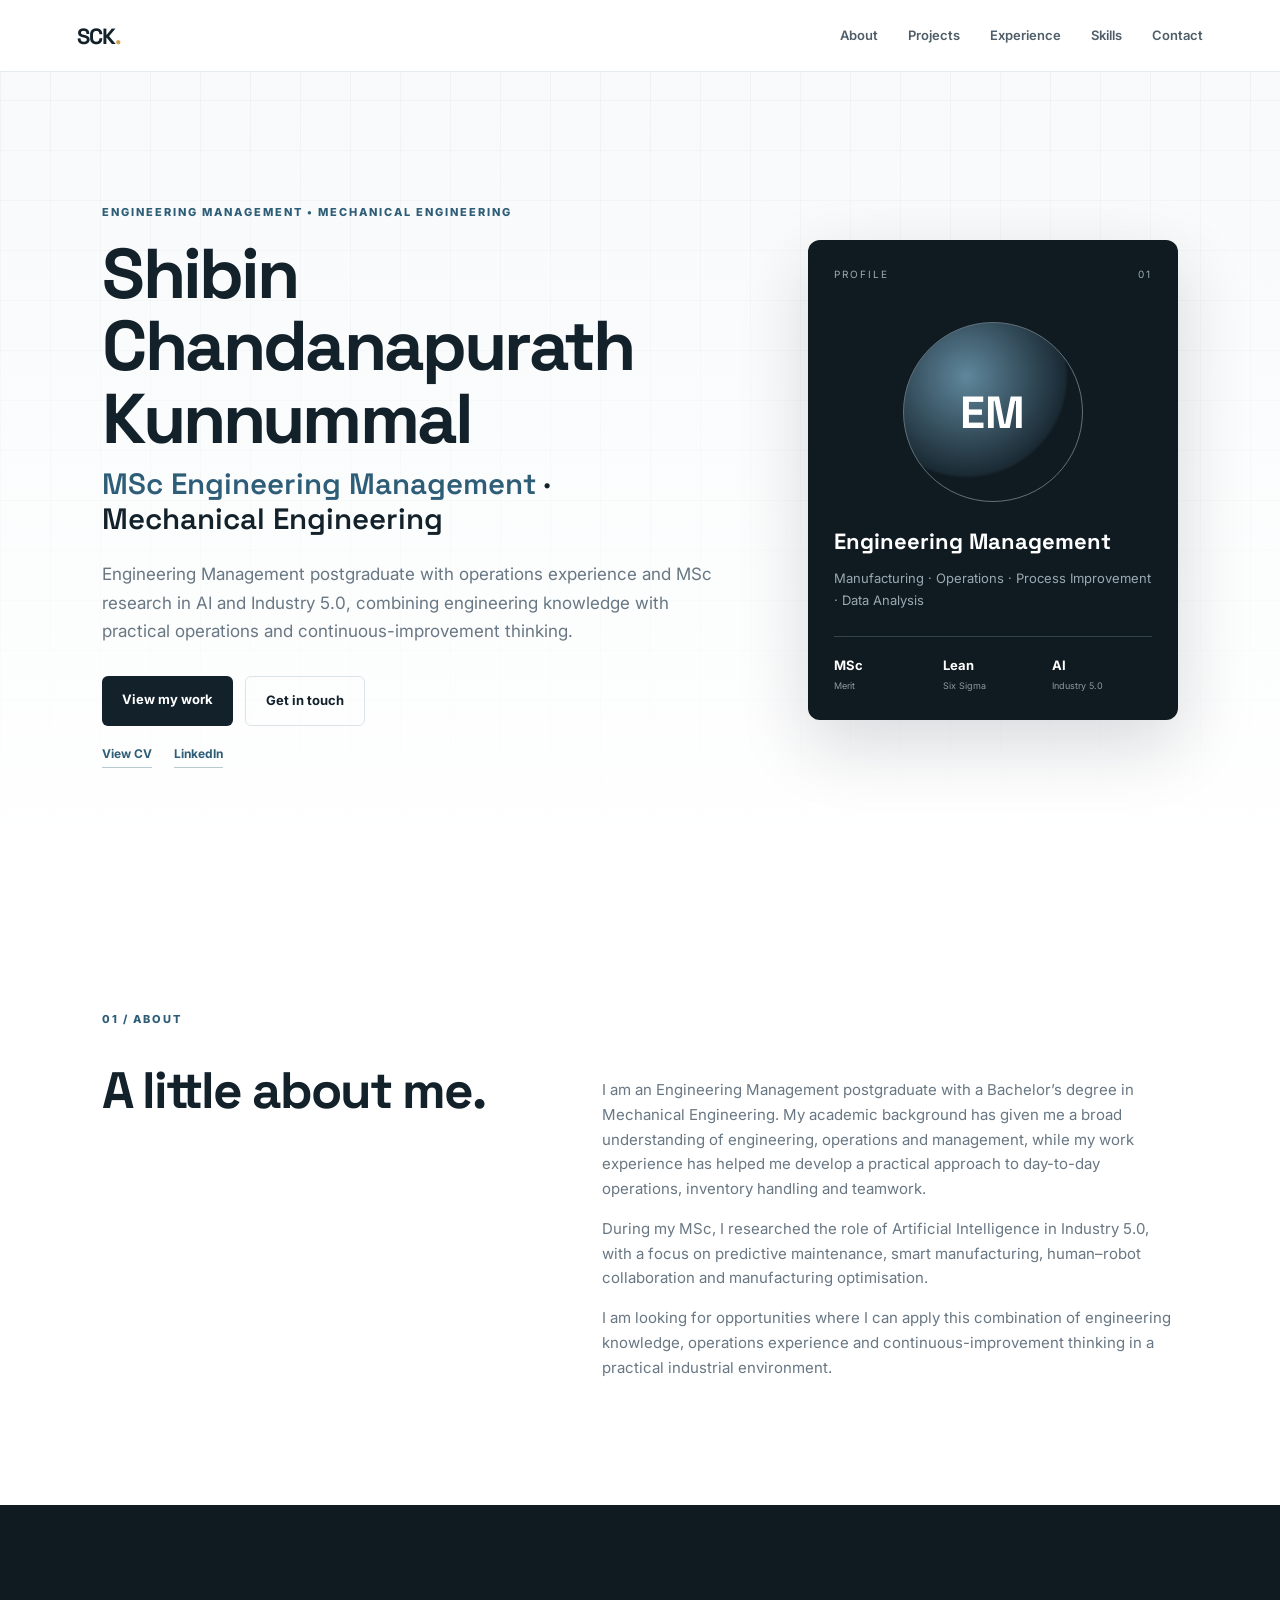
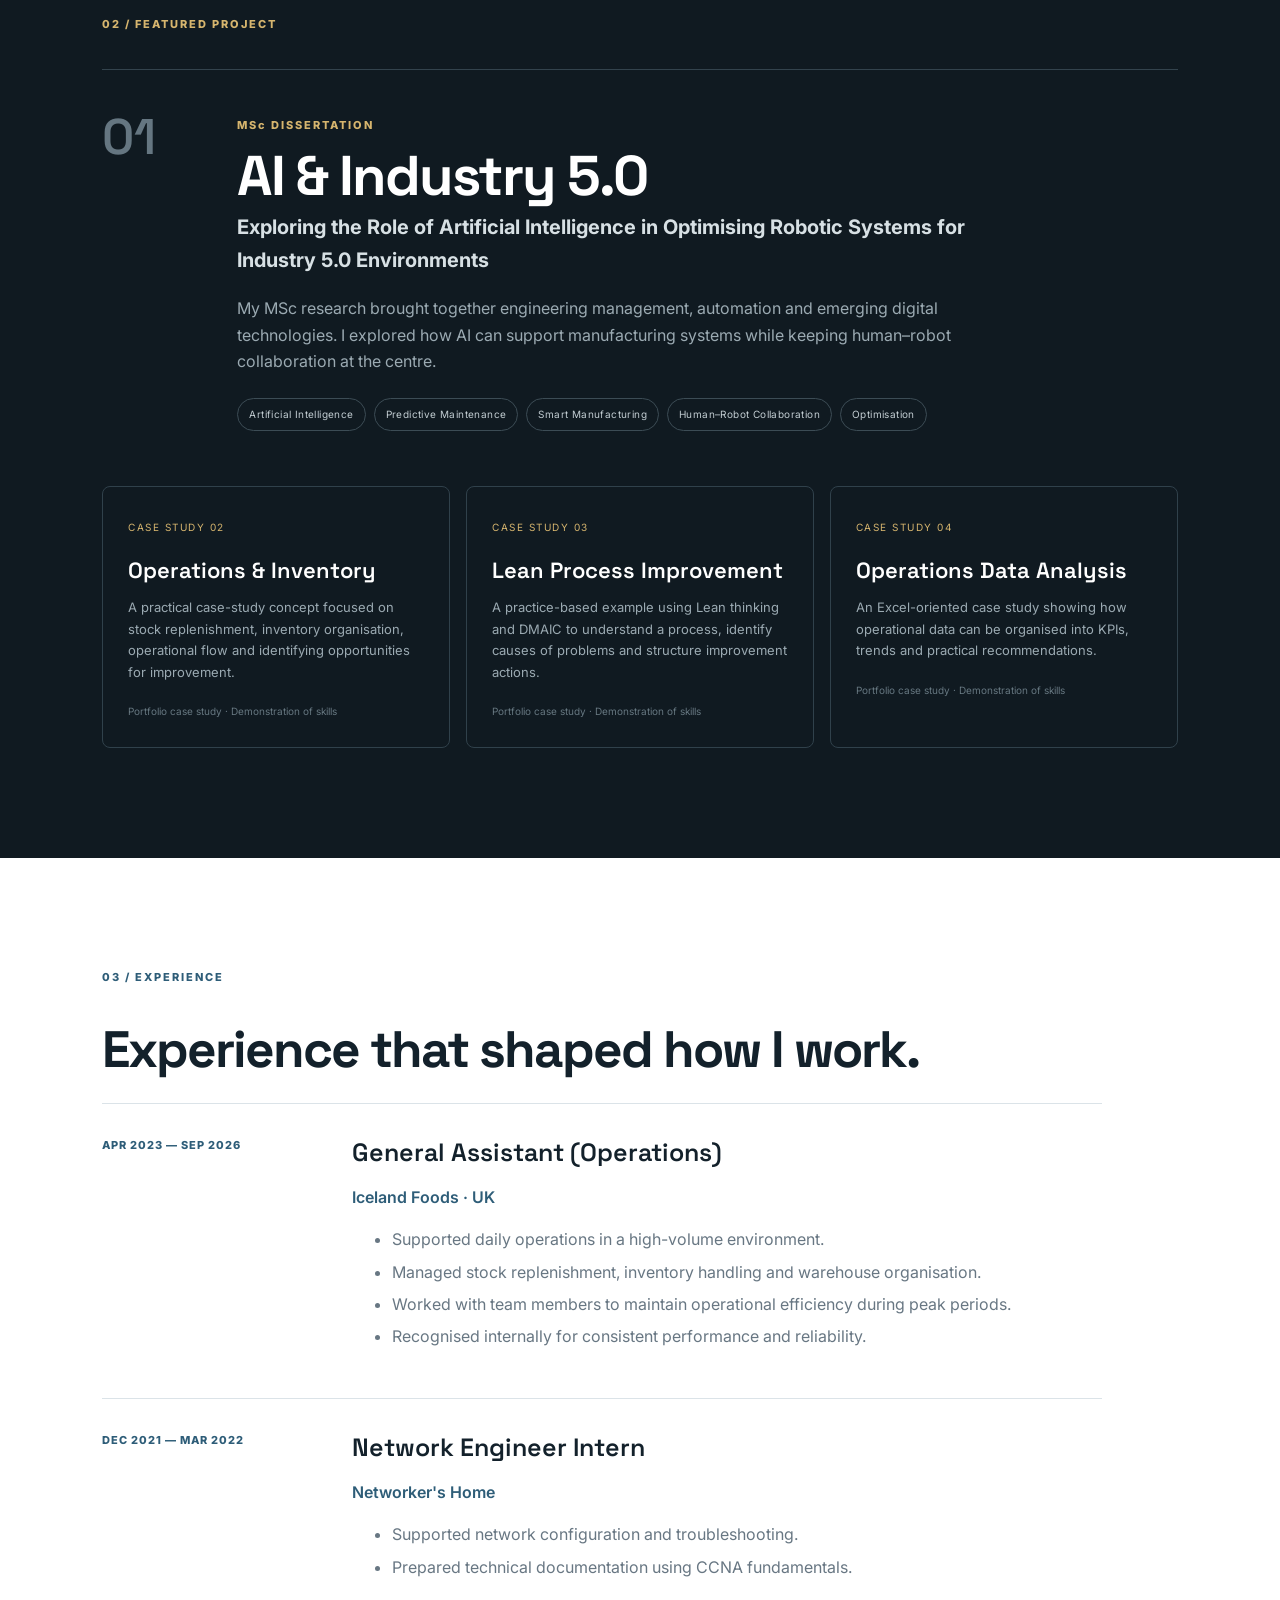
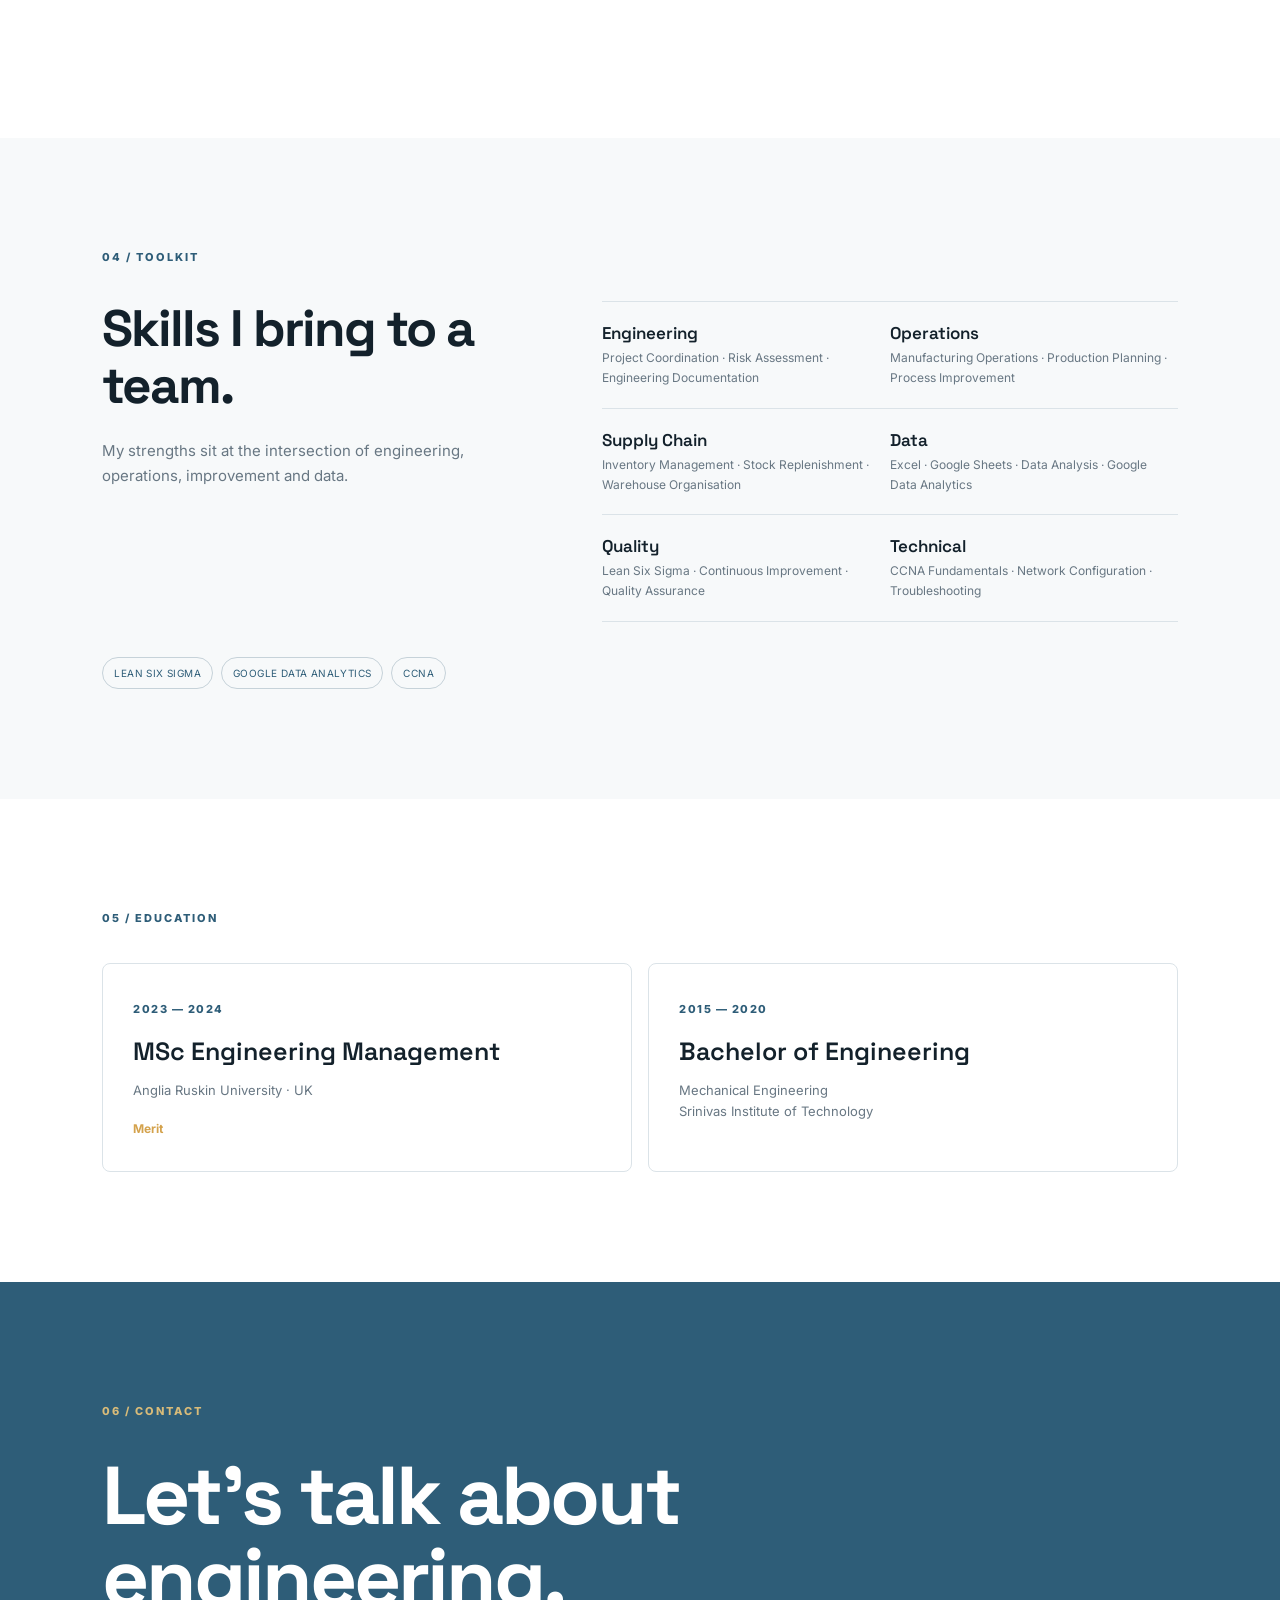
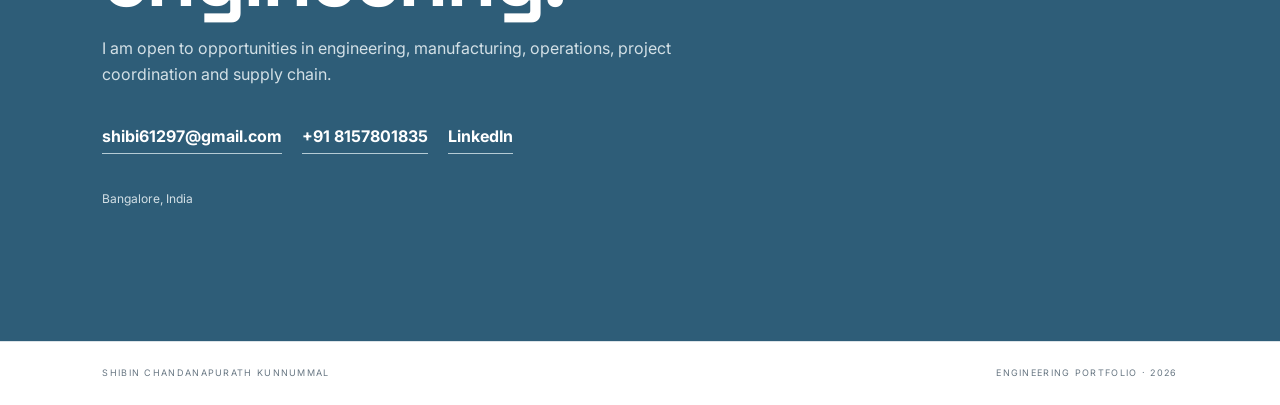
<file: index.html>
<!DOCTYPE html>
<html lang="en">
<head>
  <meta charset="UTF-8">
  <meta name="viewport" content="width=device-width, initial-scale=1.0">
  <meta name="description" content="Engineering portfolio of Shibin Chandanapurath Kunnummal — MSc Engineering Management, Mechanical Engineering, Manufacturing and Operations.">
  <title>Shibin Chandanapurath Kunnummal | Engineering Portfolio</title>
  <link rel="preconnect" href="https://fonts.googleapis.com">
  <link rel="preconnect" href="https://fonts.gstatic.com" crossorigin>
  <link href="https://fonts.googleapis.com/css2?family=Inter:wght@400;500;600;700;800&family=Space+Grotesk:wght@500;600;700&display=swap" rel="stylesheet">
  <link rel="stylesheet" href="style.css">
</head>
<body>
  <header class="nav">
    <a class="brand" href="#home">SCK<span>.</span></a>
    <button class="menu" aria-label="Open menu">☰</button>
    <nav>
      <a href="#about">About</a><a href="#projects">Projects</a><a href="#experience">Experience</a><a href="#skills">Skills</a><a href="#contact">Contact</a>
    </nav>
  </header>
  <main>
    <section id="home" class="hero">
      <div class="hero-grid"></div>
      <div class="hero-copy reveal">
        <p class="eyebrow">ENGINEERING MANAGEMENT • MECHANICAL ENGINEERING</p>
        <h1>Shibin Chandanapurath Kunnummal</h1>
        <p class="hero-role"><span>MSc Engineering Management</span> · Mechanical Engineering</p>
        <p class="lead">Engineering Management postgraduate with operations experience and MSc research in AI and Industry 5.0, combining engineering knowledge with practical operations and continuous-improvement thinking.</p>
        <div class="actions">
          <a class="btn primary" href="#projects">View my work</a>
          <a class="btn secondary" href="#contact">Get in touch</a>
        </div>
        <div class="quick-links">
          <a href="cv.html">View CV</a>
          <a href="https://www.linkedin.com/in/shibin97" target="_blank" rel="noopener">LinkedIn</a>
        </div>
      </div>
      <div class="hero-card reveal">
        <div class="card-top"><span>PROFILE</span><span>01</span></div>
        <div class="orb"><span>EM</span></div>
        <h3>Engineering Management</h3>
        <p>Manufacturing · Operations · Process Improvement · Data Analysis</p>
        <div class="mini-stats">
          <div><strong>MSc</strong><span>Merit</span></div><div><strong>Lean</strong><span>Six Sigma</span></div><div><strong>AI</strong><span>Industry 5.0</span></div>
        </div>
      </div>
    </section>
    <section id="about" class="section">
      <div class="section-label">01 / ABOUT</div>
      <div class="two-col">
        <div><h2>A little about me.</h2></div>
        <div>
          <p>I am an Engineering Management postgraduate with a Bachelor’s degree in Mechanical Engineering. My academic background has given me a broad understanding of engineering, operations and management, while my work experience has helped me develop a practical approach to day-to-day operations, inventory handling and teamwork.</p>
          <p>During my MSc, I researched the role of Artificial Intelligence in Industry 5.0, with a focus on predictive maintenance, smart manufacturing, human–robot collaboration and manufacturing optimisation.</p>
          <p>I am looking for opportunities where I can apply this combination of engineering knowledge, operations experience and continuous-improvement thinking in a practical industrial environment.</p>
        </div>
      </div>
    </section>
    <section id="projects" class="section dark">
      <div class="section-label">02 / FEATURED PROJECT</div>
      <div class="project-feature">
        <div class="project-number">01</div><div>
          <p class="eyebrow">MSc DISSERTATION</p><h2>AI &amp; Industry 5.0</h2>
          <h3>Exploring the Role of Artificial Intelligence in Optimising Robotic Systems for Industry 5.0 Environments</h3>
          <p>My MSc research brought together engineering management, automation and emerging digital technologies. I explored how AI can support manufacturing systems while keeping human–robot collaboration at the centre.</p>
          <div class="tags"><span>Artificial Intelligence</span><span>Predictive Maintenance</span><span>Smart Manufacturing</span><span>Human–Robot Collaboration</span><span>Optimisation</span></div>
        </div>
      </div>
      <div class="project-grid">
        <article class="project-card"><span>CASE STUDY 02</span><h3>Operations &amp; Inventory</h3><p>A practical case-study concept focused on stock replenishment, inventory organisation, operational flow and identifying opportunities for improvement.</p><small>Portfolio case study · Demonstration of skills</small></article>
        <article class="project-card"><span>CASE STUDY 03</span><h3>Lean Process Improvement</h3><p>A practice-based example using Lean thinking and DMAIC to understand a process, identify causes of problems and structure improvement actions.</p><small>Portfolio case study · Demonstration of skills</small></article>
        <article class="project-card"><span>CASE STUDY 04</span><h3>Operations Data Analysis</h3><p>An Excel-oriented case study showing how operational data can be organised into KPIs, trends and practical recommendations.</p><small>Portfolio case study · Demonstration of skills</small></article>
      </div>
    </section>
    <section id="experience" class="section">
      <div class="section-label">03 / EXPERIENCE</div><h2>Experience that shaped how I work.</h2>
      <div class="timeline">
        <article class="timeline-item"><div class="date">APR 2023 — SEP 2026</div><div><h3>General Assistant (Operations)</h3><p class="company">Iceland Foods · UK</p><ul><li>Supported daily operations in a high-volume environment.</li><li>Managed stock replenishment, inventory handling and warehouse organisation.</li><li>Worked with team members to maintain operational efficiency during peak periods.</li><li>Recognised internally for consistent performance and reliability.</li></ul></div></article>
        <article class="timeline-item"><div class="date">DEC 2021 — MAR 2022</div><div><h3>Network Engineer Intern</h3><p class="company">Networker's Home</p><ul><li>Supported network configuration and troubleshooting.</li><li>Prepared technical documentation using CCNA fundamentals.</li></ul></div></article>
      </div>
    </section>
    <section id="skills" class="section light">
      <div class="section-label">04 / TOOLKIT</div>
      <div class="two-col"><div><h2>Skills I bring to a team.</h2><p>My strengths sit at the intersection of engineering, operations, improvement and data.</p></div>
        <div class="skills">
          <div class="skill"><strong>Engineering</strong><span>Project Coordination · Risk Assessment · Engineering Documentation</span></div>
          <div class="skill"><strong>Operations</strong><span>Manufacturing Operations · Production Planning · Process Improvement</span></div>
          <div class="skill"><strong>Supply Chain</strong><span>Inventory Management · Stock Replenishment · Warehouse Organisation</span></div>
          <div class="skill"><strong>Data</strong><span>Excel · Google Sheets · Data Analysis · Google Data Analytics</span></div>
          <div class="skill"><strong>Quality</strong><span>Lean Six Sigma · Continuous Improvement · Quality Assurance</span></div>
          <div class="skill"><strong>Technical</strong><span>CCNA Fundamentals · Network Configuration · Troubleshooting</span></div>
        </div>
      </div>
      <div class="certs"><span>LEAN SIX SIGMA</span><span>GOOGLE DATA ANALYTICS</span><span>CCNA</span></div>
    </section>
    <section class="section education">
      <div class="section-label">05 / EDUCATION</div>
      <div class="edu-grid">
        <div class="edu-card"><span>2023 — 2024</span><h3>MSc Engineering Management</h3><p>Anglia Ruskin University · UK</p><strong>Merit</strong></div>
        <div class="edu-card"><span>2015 — 2020</span><h3>Bachelor of Engineering</h3><p>Mechanical Engineering<br>Srinivas Institute of Technology</p></div>
      </div>
    </section>
    <section id="contact" class="contact">
      <div class="section-label">06 / CONTACT</div><h2>Let’s talk about engineering.</h2>
      <p>I am open to opportunities in engineering, manufacturing, operations, project coordination and supply chain.</p>
      <div class="contact-links"><a href="mailto:shibi61297@gmail.com">shibi61297@gmail.com</a><a href="tel:+918157801835">+91 8157801835</a><a href="https://www.linkedin.com/in/shibin97" target="_blank" rel="noopener">LinkedIn</a></div>
      <p class="location">Bangalore, India</p>
    </section>
  </main>
  <footer><span>SHIBIN CHANDANAPURATH KUNNUMMAL</span><span>ENGINEERING PORTFOLIO · 2026</span></footer>
  <script src="script.js"></script>
</body>
</html>
</file>
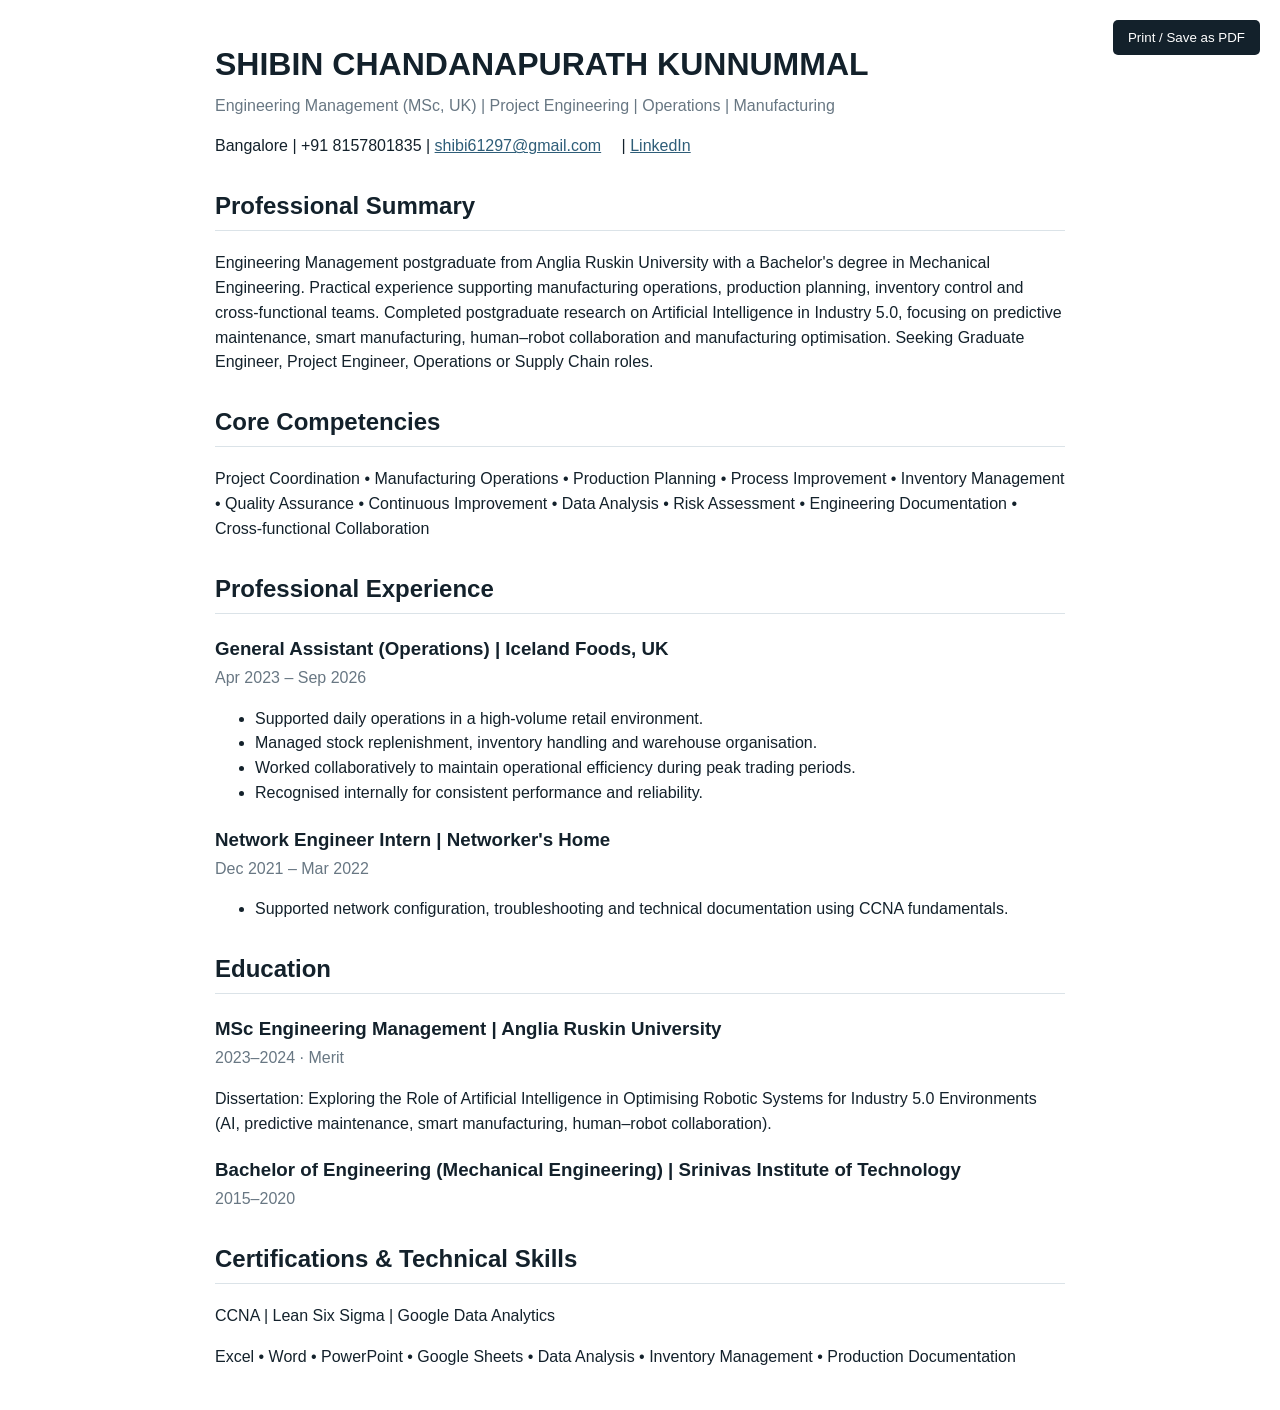
<file: cv.html>
<!DOCTYPE html>
<html lang="en">
<head>
<meta charset="UTF-8">
<meta name="viewport" content="width=device-width, initial-scale=1.0">
<title>Shibin Chandanapurath Kunnummal | CV</title>
<style>
body{font-family:Arial,sans-serif;max-width:850px;margin:40px auto;padding:0 24px;color:#13212b;line-height:1.55}h1{margin-bottom:4px}h2{border-bottom:1px solid #dbe3e8;padding-bottom:6px;margin-top:28px}h3{margin-bottom:3px}.muted{color:#687783}.links a{margin-right:16px;color:#2e5d78}.item{margin-bottom:18px}.skills{display:grid;grid-template-columns:1fr 1fr;gap:8px}@media(max-width:600px){.skills{grid-template-columns:1fr}}.print{position:fixed;right:20px;top:20px;padding:10px 15px;border:0;background:#13212b;color:#fff;border-radius:5px}@media print{.print{display:none}body{margin:0}}
</style>
</head>
<body>
<button class="print" onclick="window.print()">Print / Save as PDF</button>
<h1>SHIBIN CHANDANAPURATH KUNNUMMAL</h1>
<div class="muted">Engineering Management (MSc, UK) | Project Engineering | Operations | Manufacturing</div>
<p class="links">Bangalore | +91 8157801835 | <a href="mailto:shibi61297@gmail.com">shibi61297@gmail.com</a> | <a href="https://www.linkedin.com/in/shibin97" target="_blank" rel="noopener">LinkedIn</a></p>
<h2>Professional Summary</h2>
<p>Engineering Management postgraduate from Anglia Ruskin University with a Bachelor's degree in Mechanical Engineering. Practical experience supporting manufacturing operations, production planning, inventory control and cross-functional teams. Completed postgraduate research on Artificial Intelligence in Industry 5.0, focusing on predictive maintenance, smart manufacturing, human–robot collaboration and manufacturing optimisation. Seeking Graduate Engineer, Project Engineer, Operations or Supply Chain roles.</p>
<h2>Core Competencies</h2>
<p>Project Coordination • Manufacturing Operations • Production Planning • Process Improvement • Inventory Management • Quality Assurance • Continuous Improvement • Data Analysis • Risk Assessment • Engineering Documentation • Cross-functional Collaboration</p>
<h2>Professional Experience</h2>
<div class="item"><h3>General Assistant (Operations) | Iceland Foods, UK</h3><div class="muted">Apr 2023 – Sep 2026</div><ul><li>Supported daily operations in a high-volume retail environment.</li><li>Managed stock replenishment, inventory handling and warehouse organisation.</li><li>Worked collaboratively to maintain operational efficiency during peak trading periods.</li><li>Recognised internally for consistent performance and reliability.</li></ul></div>
<div class="item"><h3>Network Engineer Intern | Networker's Home</h3><div class="muted">Dec 2021 – Mar 2022</div><ul><li>Supported network configuration, troubleshooting and technical documentation using CCNA fundamentals.</li></ul></div>
<h2>Education</h2>
<div class="item"><h3>MSc Engineering Management | Anglia Ruskin University</h3><div class="muted">2023–2024 · Merit</div><p>Dissertation: Exploring the Role of Artificial Intelligence in Optimising Robotic Systems for Industry 5.0 Environments (AI, predictive maintenance, smart manufacturing, human–robot collaboration).</p></div>
<div class="item"><h3>Bachelor of Engineering (Mechanical Engineering) | Srinivas Institute of Technology</h3><div class="muted">2015–2020</div></div>
<h2>Certifications &amp; Technical Skills</h2>
<p>CCNA | Lean Six Sigma | Google Data Analytics</p>
<p>Excel • Word • PowerPoint • Google Sheets • Data Analysis • Inventory Management • Production Documentation</p>
</body>
</html>
</file>
<file: style.css>
:root{
  --ink:#13212b; --muted:#687783; --line:#dbe3e8; --paper:#f7f9fa;
  --blue:#2e5d78; --gold:#d4a24c; --dark:#101a21; --white:#fff;
}
*{box-sizing:border-box} html{scroll-behavior:smooth}
body{margin:0;font-family:Inter,Arial,sans-serif;color:var(--ink);background:#fff;line-height:1.65}
a{color:inherit;text-decoration:none}
.nav{position:fixed;z-index:20;top:0;left:0;right:0;height:72px;display:flex;align-items:center;justify-content:space-between;padding:0 6vw;background:rgba(255,255,255,.92);backdrop-filter:blur(14px);border-bottom:1px solid rgba(219,227,232,.7)}
.brand{font:700 22px "Space Grotesk";letter-spacing:-1px}.brand span{color:var(--gold)}
.nav nav{display:flex;gap:30px;font-size:13px;font-weight:600;color:#4e5d67}.nav nav a:hover{color:var(--blue)}
.menu{display:none;border:0;background:none;font-size:25px}
.hero{min-height:100vh;padding:150px 8vw 90px;display:grid;grid-template-columns:1.25fr .75fr;gap:7vw;align-items:center;position:relative;overflow:hidden;background:linear-gradient(180deg,#f7f9fa,#fff)}
.hero-grid{position:absolute;inset:0;background-image:linear-gradient(rgba(19,33,43,.035) 1px,transparent 1px),linear-gradient(90deg,rgba(19,33,43,.035) 1px,transparent 1px);background-size:50px 50px;mask-image:linear-gradient(to bottom,#000,transparent)}
.hero-copy,.hero-card{position:relative;z-index:1}.eyebrow,.section-label{font-size:11px;letter-spacing:2px;font-weight:800;color:var(--blue)}
.hero h1{font:700 clamp(44px,5.5vw,72px)/1.03 "Space Grotesk";letter-spacing:-2.8px;max-width:850px;margin:16px 0 12px}
.hero-role{font:600 clamp(21px,2.3vw,30px)/1.2 "Space Grotesk";margin:0 0 22px;color:var(--ink)}.hero-role span{color:var(--blue)}
.lead{font-size:17px;line-height:1.7;color:var(--muted);max-width:680px}.actions{display:flex;gap:12px;margin-top:30px}
.btn{padding:13px 20px;border-radius:6px;font-weight:700;font-size:13px}.primary{background:var(--ink);color:#fff}.secondary{border:1px solid var(--line)}
.quick-links{display:flex;gap:22px;margin-top:18px}.quick-links a{font-size:12px;font-weight:700;color:var(--blue);border-bottom:1px solid #b8c9d2;padding-bottom:3px}.quick-links a:hover{color:var(--ink)}
.hero-card{background:var(--dark);color:#fff;padding:26px;border-radius:12px;box-shadow:0 25px 70px rgba(19,33,43,.16);transform:rotate(2deg);max-width:390px;justify-self:end}
.card-top{display:flex;justify-content:space-between;font-size:10px;letter-spacing:2px;color:#9aaab3}
.orb{height:180px;width:180px;border-radius:50%;margin:40px auto 25px;display:grid;place-items:center;border:1px solid #61717a;background:radial-gradient(circle at 35% 30%,#5f879c,#1a2a34 58%,#101a21 60%);font:700 45px "Space Grotesk"}
.hero-card h3{font:700 22px "Space Grotesk";margin:0 0 6px}.hero-card p{color:#9aaab3;font-size:13px}
.mini-stats{display:grid;grid-template-columns:repeat(3,1fr);border-top:1px solid #33434d;margin-top:25px;padding-top:18px;gap:10px}.mini-stats strong,.mini-stats span{display:block}.mini-stats strong{font-size:13px}.mini-stats span{font-size:9px;color:#8b9aa3;margin-top:3px}
.section{padding:110px 8vw}.section-label{margin-bottom:35px}.section h2{font:700 clamp(34px,4vw,55px)/1.1 "Space Grotesk";letter-spacing:-2px;margin:0 0 25px}
.two-col{display:grid;grid-template-columns:.8fr 1.2fr;gap:9vw}.two-col p{color:var(--muted);font-size:15px}
.dark{background:var(--dark);color:#fff}.dark .section-label,.dark .eyebrow{color:#d6b56e}
.project-feature{display:grid;grid-template-columns:100px 1fr;gap:35px;border-top:1px solid #33434d;padding-top:35px}.project-number{font:600 50px "Space Grotesk";color:#657681}
.project-feature h2{font-size:56px;margin:5px 0}.project-feature h3{font-size:20px;max-width:800px;margin:0 0 18px;color:#d7e0e4}.project-feature p{max-width:800px;color:#9baab2}
.tags{display:flex;flex-wrap:wrap;gap:8px;margin-top:24px}.tags span,.certs span{border:1px solid #3c4c55;border-radius:100px;padding:7px 11px;font-size:10px;letter-spacing:.4px;color:#c2cdd2}
.project-grid{display:grid;grid-template-columns:repeat(3,1fr);gap:16px;margin-top:55px}.project-card{padding:25px;border:1px solid #30414b;border-radius:8px}.project-card>span{font-size:10px;letter-spacing:1.5px;color:#d6b56e}
.project-card h3{font:600 22px "Space Grotesk";margin:18px 0 8px}.project-card p{font-size:13px;color:#9baab2}.project-card small{color:#667780;font-size:10px}
.timeline{max-width:1000px}.timeline-item{display:grid;grid-template-columns:200px 1fr;gap:50px;padding:32px 0;border-top:1px solid var(--line)}
.timeline-item .date{font-size:11px;font-weight:800;letter-spacing:1px;color:var(--blue)}.timeline-item h3{font:600 25px "Space Grotesk";margin:0}.company{color:var(--blue);font-weight:600}.timeline-item li{color:var(--muted);margin:6px 0}
.light{background:var(--paper)}.skills{display:grid;grid-template-columns:1fr 1fr;border-top:1px solid var(--line)}.skill{padding:20px 10px 20px 0;border-bottom:1px solid var(--line)}
.skill strong,.skill span{display:block}.skill strong{font:600 17px "Space Grotesk"}.skill span{color:var(--muted);font-size:12px;margin-top:4px}
.certs{display:flex;gap:8px;flex-wrap:wrap;margin-top:35px}.certs span{border-color:#c6d2d9;color:var(--blue)}
.education{background:#fff}.edu-grid{display:grid;grid-template-columns:1fr 1fr;gap:16px}.edu-card{padding:30px;border:1px solid var(--line);border-radius:8px}
.edu-card span{font-size:11px;letter-spacing:1.5px;color:var(--blue);font-weight:800}.edu-card h3{font:600 25px "Space Grotesk";margin:15px 0 5px}.edu-card p{color:var(--muted);font-size:13px}.edu-card strong{font-size:12px;color:var(--gold)}
.contact{padding:120px 8vw;background:var(--blue);color:#fff}.contact .section-label{color:#d8bb79}.contact h2{font:700 clamp(45px,7vw,82px)/1 "Space Grotesk";letter-spacing:-3px;max-width:900px;margin:15px 0}
.contact>p{max-width:650px;color:#d3e0e6}.contact-links{display:flex;flex-wrap:wrap;gap:20px;margin:35px 0}.contact-links a{font-weight:700;border-bottom:1px solid #b5cbd5;padding-bottom:4px}.location{font-size:12px!important}
footer{padding:24px 8vw;display:flex;justify-content:space-between;font-size:9px;letter-spacing:1.3px;color:var(--muted);border-top:1px solid var(--line)}
.reveal{animation:rise .8s ease both}@keyframes rise{from{opacity:0;transform:translateY(18px)}to{opacity:1;transform:none}}
@media(max-width:900px){.hero{grid-template-columns:1fr;gap:45px;padding:125px 6vw 70px}.hero-card{justify-self:start;max-width:430px}.hero h1{font-size:clamp(42px,8vw,64px)}.two-col,.project-grid,.edu-grid{grid-template-columns:1fr}.section{padding:80px 6vw}.project-feature{grid-template-columns:1fr;gap:5px}.project-number{font-size:35px}.project-feature h2{font-size:46px}.timeline-item{grid-template-columns:1fr;gap:10px}.skills{grid-template-columns:1fr}.contact{padding:90px 6vw}footer{padding:20px 6vw;gap:15px;flex-direction:column}}
@media(max-width:800px){.nav{padding:0 5vw}.nav nav{display:none}.menu{display:block}.nav.open nav{display:flex;position:absolute;top:72px;left:0;right:0;background:#fff;padding:20px 5vw;flex-direction:column;gap:16px;border-bottom:1px solid var(--line)}.hero-role{font-size:24px}.lead{font-size:16px}}
@media(max-width:480px){.hero{padding-top:115px}.hero h1{font-size:40px;letter-spacing:-2px}.hero-role{font-size:21px}.hero-card{padding:22px}.orb{width:145px;height:145px;font-size:38px}.project-feature h2{font-size:40px}.quick-links{gap:16px}}
</file>
